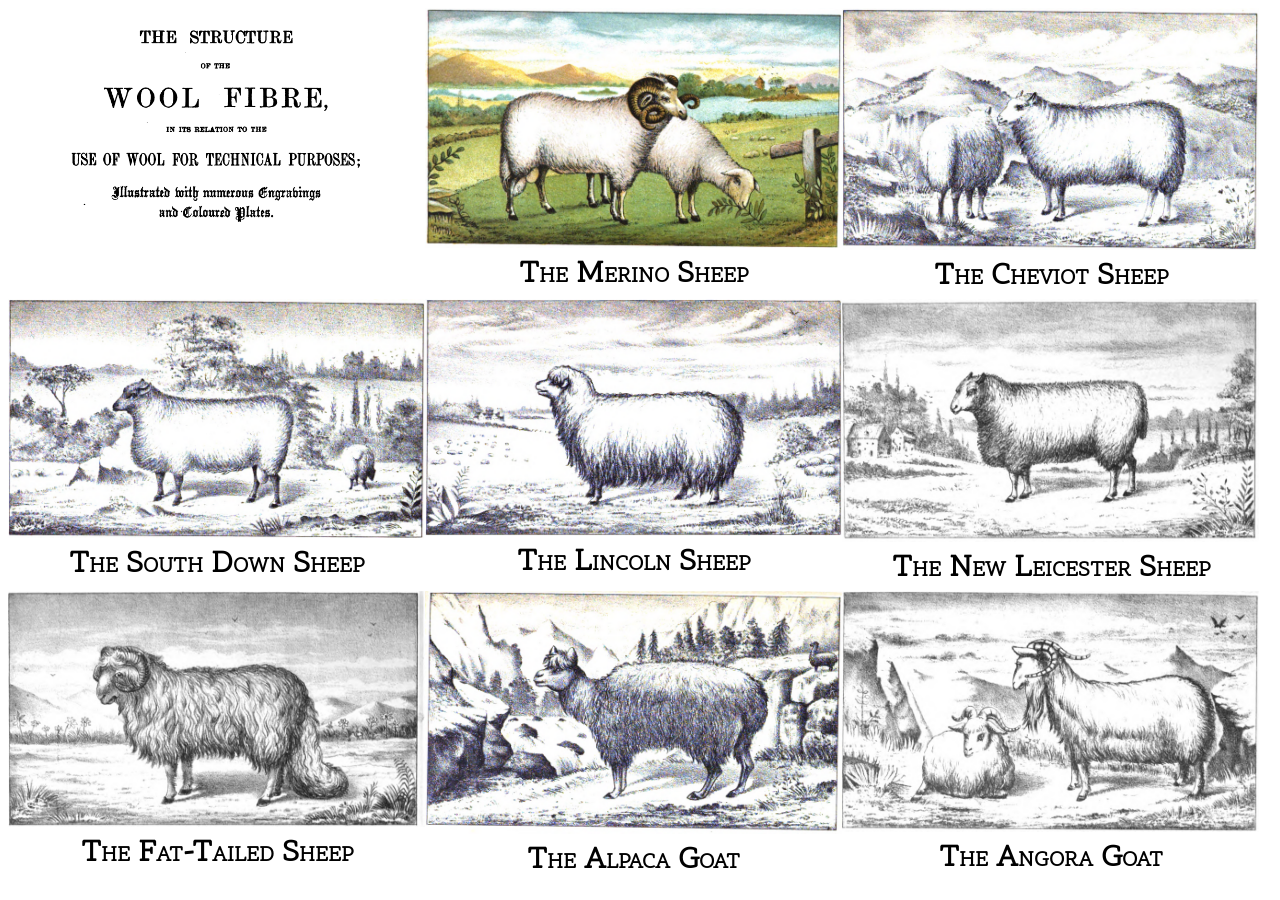
<file: the-structure-of-the-wool-fibre/animals/index.html>
<!doctype html>

<link rel="preconnect" href="https://fonts.gstatic.com">
<link href="https://fonts.googleapis.com/css2?family=Scope+One&display=swap" rel="stylesheet">

<style>
    main {
        display: flex;
        flex-direction: row;
        flex-wrap: wrap;
    }

    img {width: 100%;}

    div {width: 33%;}

    div:after {
        content: attr(title);
        display: block;
        font-family: 'Scope One', serif;
        font-size: 2em;
        font-variant: small-caps;
        font-weight: bold;
        text-align: center;
        text-transform: capitalize;
    }
</style>

<main>
    <div><img src="index.png"></div>
    <div title="the Merino sheep"><img src="The_Structure_of_the_Wool_Fibre-030.png"></div>
    <div title="the Cheviot sheep"><img src="The_Structure_of_the_Wool_Fibre-485.png"></div>
    <div title="the South Down sheep"><img src="The_Structure_of_the_Wool_Fibre-522.png"></div>
    <div title="the Lincoln sheep"><img src="The_Structure_of_the_Wool_Fibre-541.png"></div>
    <div title="the New Leicester sheep"><img src="The_Structure_of_the_Wool_Fibre-579.png"></div>
    <div title="the Fat-Tailed sheep"><img src="The_Structure_of_the_Wool_Fibre-654.png"></div>
    <div title="the Alpaca goat"><img src="The_Structure_of_the_Wool_Fibre-703.png"></div>
    <div title="the Angora goat"><img src="The_Structure_of_the_Wool_Fibre-729.png"></div>
</main>
</file>
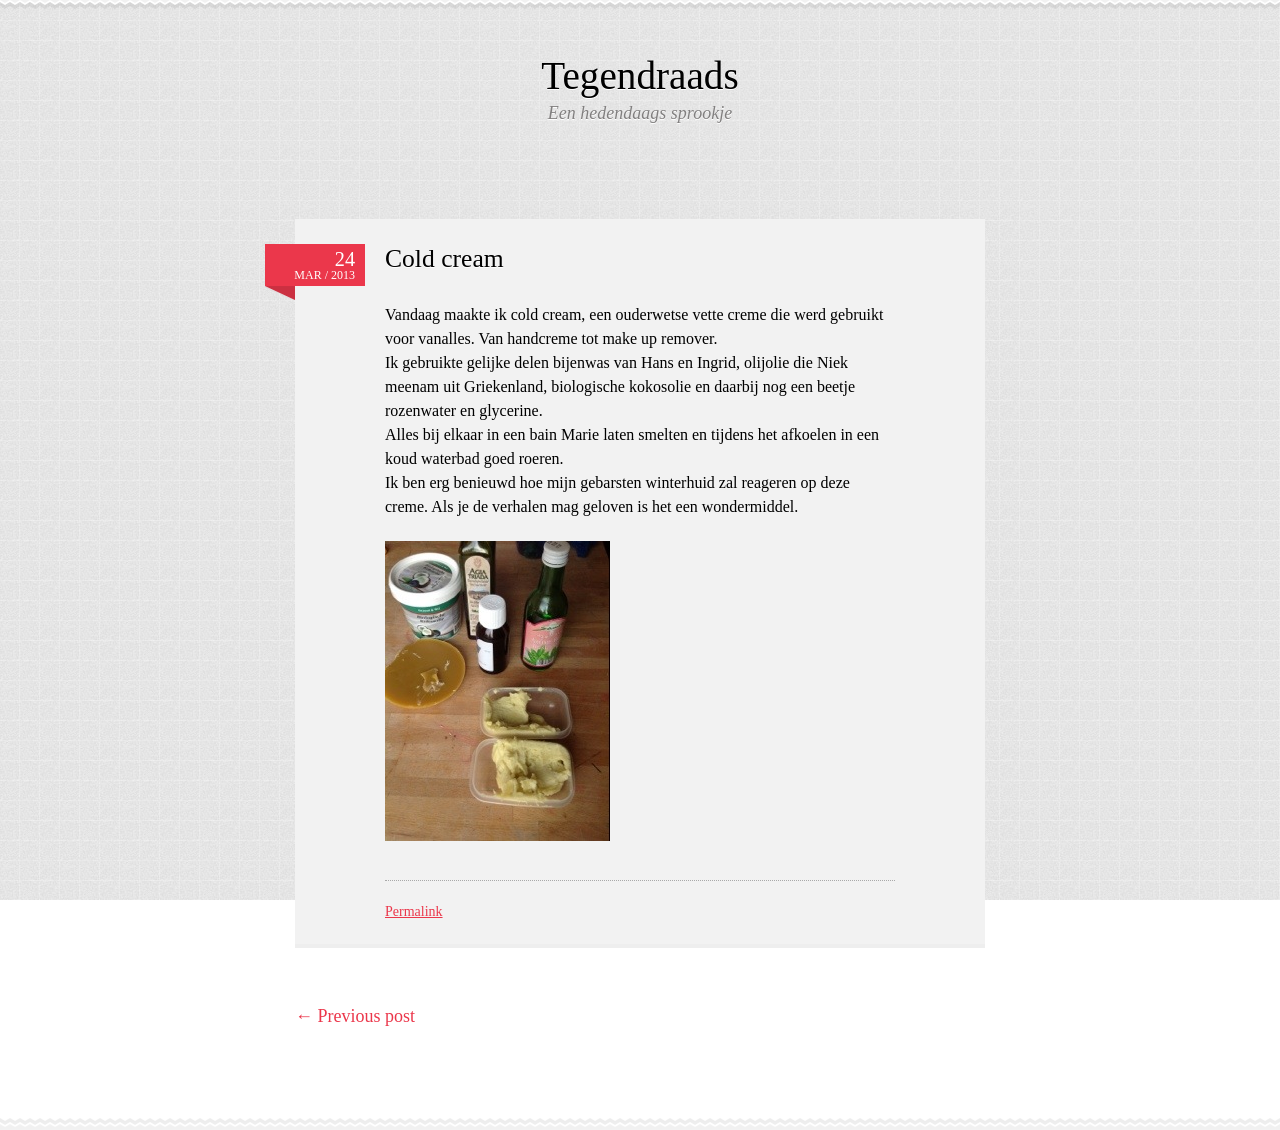
<file: 2008/03/cold-cream/index.html>
<!DOCTYPE html>

<html lang="nl-NL">
<head>
    <meta http-equiv="Content-Type" content="text/html; charset=UTF-8">
    <meta charset="UTF-8">
    <title>Cold cream » Tegendraads</title>
    <link rel="stylesheet" href="/_/style.css" type="text/css" media="screen">
    <link rel="stylesheet" href="/_/arvo.css"  type="text/css" media="all">
</head>

<body class="single single-post postid-31 single-format-standard custom-background" screen_capture_injected="true" cz-shortcut-listen="true">
	<div id="wrapper">
		<!-- /#navigation -->
		<div id="navigation-frill"></div>

		<div id="header">
			<h1><a href="/" title="Tegendraads" rel="home">Tegendraads</a></h1>

			<div id="description">
				<p>Een hedendaags sprookje</p>
			</div>
		</div><!-- /#header -->

		<div id="content">

	
<div id="post-31" class="post-31 post type-post status-publish format-standard hentry category-uncategorized">
		<div class="date">
		<a href="/2008/03/cold-cream/" title="Permalink to Cold cream" rel="bookmark">
							<p><span class="day">24</span>Mar / 2013</p>
					</a>
	</div>
	
	<div class="content">
		<h1 class="entry-title">
							Cold cream					</h1>

		<div class="entry-content">
			<p>Vandaag maakte ik cold cream, een ouderwetse vette creme die werd gebruikt voor vanalles. Van handcreme tot make up remover.<br>
Ik gebruikte gelijke delen bijenwas van Hans en Ingrid, olijolie die Niek meenam uit Griekenland, biologische kokosolie en daarbij nog een beetje rozenwater en glycerine.<br>
Alles bij elkaar in een bain Marie laten smelten en tijdens het afkoelen in een koud waterbad goed roeren.<br>
Ik ben erg benieuwd hoe mijn gebarsten winterhuid zal reageren op deze creme. Als je de verhalen mag geloven is het een wondermiddel.</p>
<p><a href="/_/20130324-161841.jpg"><img src="/_/20130324-161841.jpg" alt="20130324-161841.jpg" class="alignnone size-full"></a></p>
								</div><!-- .entry-content -->
	</div><!-- .content -->

		<div class="info">
		
		
		<p>
			<span class="permalink"><a href="/2008/03/cold-cream/" title="Permalink to Cold cream" rel="bookmark">Permalink</a></span>
		</p>

			</div>
</div><!-- /.post -->
	<div class="pagination">
		<p class="clearfix">
			<a href="/2013/03/op-klompen/" rel="prev"><span class="older"><span class="meta-nav">←</span> Previous post</span></a>					</p>
	</div>
		</div><!-- /#content -->
	</div><!-- /#wrapper -->

	<div id="footer-frill"></div>
	
</body>
</html>
</file>
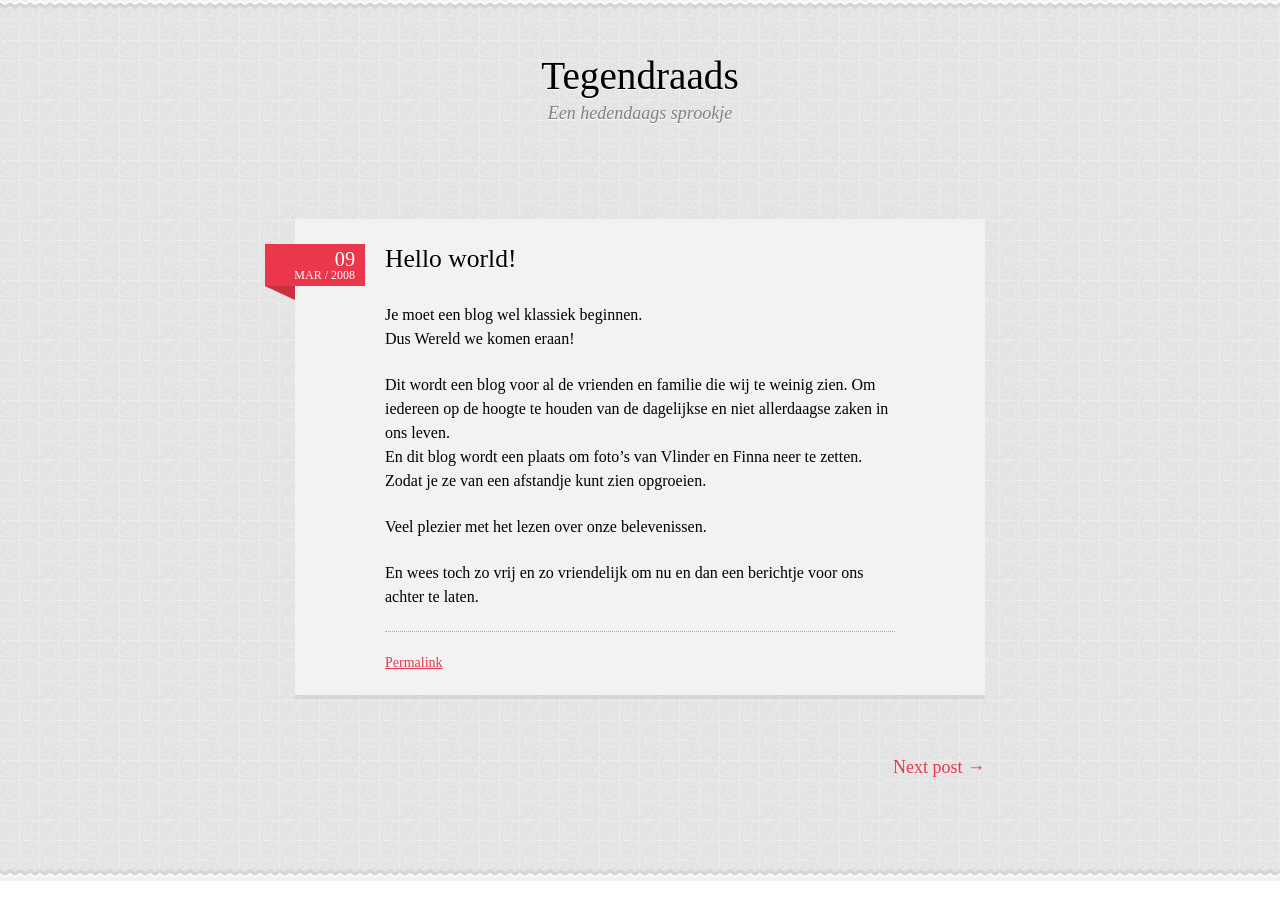
<file: 2008/03/hello-world/index.html>
<!DOCTYPE html>

<html lang="nl-NL">
<head>
    <meta http-equiv="Content-Type" content="text/html; charset=UTF-8">
    <meta charset="UTF-8">
    <title>Hello world! » Tegendraads</title>
    <link rel="stylesheet" href="/_/style.css" type="text/css" media="screen">
    <link rel="stylesheet" href="/_/arvo.css"  type="text/css" media="all">
</head>

<body class="single single-post postid-1 single-format-standard custom-background" screen_capture_injected="true" cz-shortcut-listen="true">
	<div id="wrapper">
		<!-- /#navigation -->
		<div id="navigation-frill"></div>

		<div id="header">
			<h1><a href="/" title="Tegendraads" rel="home">Tegendraads</a></h1>

			<div id="description">
				<p>Een hedendaags sprookje</p>
			</div>
		</div><!-- /#header -->

		<div id="content">

	
<div id="post-1" class="post-1 post type-post status-publish format-standard hentry category-uncategorized">
		<div class="date">
		<a href="/_/index.html" title="Permalink to Hello world!" rel="bookmark">
							<p><span class="day">09</span>Mar / 2008</p>
					</a>
	</div>
	
	<div class="content">
		<h1 class="entry-title">
							Hello world!					</h1>

		<div class="entry-content">
			<p>Je moet een blog wel klassiek beginnen.<br>
Dus Wereld we komen eraan!</p>
<p>Dit wordt een blog voor al de vrienden en familie die wij te weinig zien. Om iedereen op de hoogte te houden van de dagelijkse en niet allerdaagse zaken in ons leven.<br>
En dit blog wordt een plaats om foto’s van Vlinder en Finna neer te zetten. Zodat je ze van een afstandje kunt zien opgroeien.</p>
<p>Veel plezier met het lezen over onze belevenissen.</p>
<p>En wees toch zo vrij en zo vriendelijk om nu en dan een berichtje voor ons achter te laten.</p>
								</div><!-- .entry-content -->
	</div><!-- .content -->

		<div class="info">
		
		
		<p>
			<span class="permalink"><a href="/_/index.html" title="Permalink to Hello world!" rel="bookmark">Permalink</a></span>

							
					</p>

			</div>
</div><!-- /.post -->
	<div class="pagination">
		<p class="clearfix">
						<a href="/2013/03/op-klompen/" rel="next"><span class="newer">Next post <span class="meta-nav">→</span></span></a>		</p>
	</div>

	<!-- #comments -->

		
<!-- #widgets -->
		</div><!-- /#content -->
	</div><!-- /#wrapper -->

	<div id="footer-frill"></div>
	
</body>
</html>
</file>
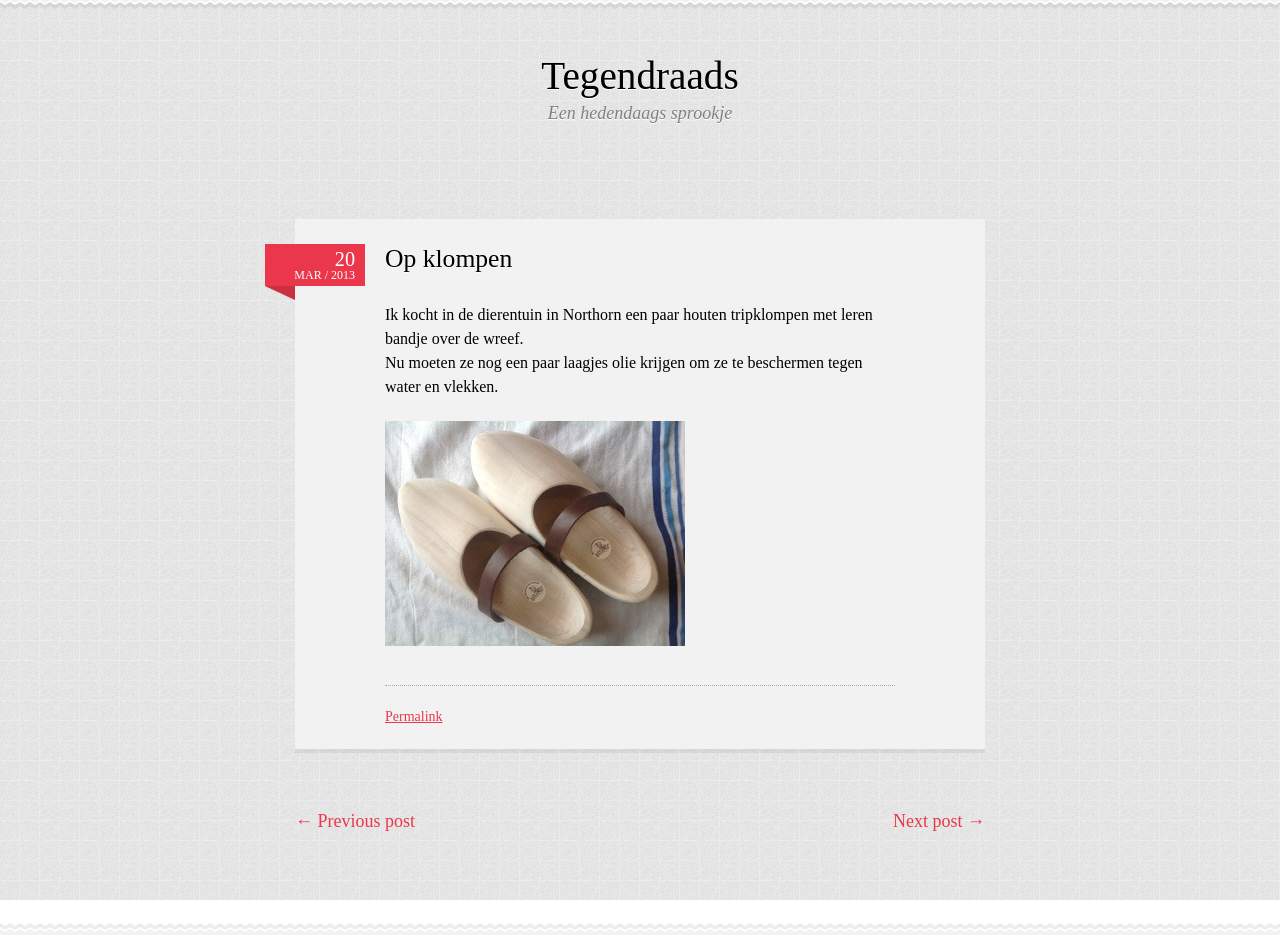
<file: 2008/03/op-klompen/index.html>
<!DOCTYPE html>

<html lang="nl-NL">
<head>
    <meta http-equiv="Content-Type" content="text/html; charset=UTF-8">
    <meta charset="UTF-8">
    <title>Op klompen » Tegendraads</title>
    <link rel="stylesheet" href="/_/style.css" type="text/css" media="screen">
    <link rel="stylesheet" href="/_/arvo.css"  type="text/css" media="all">
</head>

<body class="single single-post postid-7 single-format-standard custom-background" screen_capture_injected="true" cz-shortcut-listen="true">
	<div id="wrapper">
		<!-- /#navigation -->
		<div id="navigation-frill"></div>

		<div id="header">
			<h1><a href="/" title="Tegendraads" rel="home">Tegendraads</a></h1>

			<div id="description">
				<p>Een hedendaags sprookje</p>
			</div>
		</div><!-- /#header -->

		<div id="content">

	
<div id="post-7" class="post-7 post type-post status-publish format-standard hentry category-uncategorized">
		<div class="date">
		<a href="/_/index.html" title="Permalink to Op klompen" rel="bookmark">
							<p><span class="day">20</span>Mar / 2013</p>
					</a>
	</div>
	
	<div class="content">
		<h1 class="entry-title">
							Op klompen					</h1>

		<div class="entry-content">
			<p>Ik kocht in de dierentuin in Northorn een paar houten tripklompen met leren bandje over de wreef.<br>
Nu moeten ze nog een paar laagjes olie krijgen om ze te beschermen tegen water en vlekken.</p>
<p><a href="/_/20130320-114549.jpg"><img src="/_/20130320-114549.jpg" alt="20130320-114549.jpg" class="alignnone size-full"></a></p>
								</div><!-- .entry-content -->
	</div><!-- .content -->

		<div class="info">
		
		
		<p>
			<span class="permalink"><a href="/_/index.html" title="Permalink to Op klompen" rel="bookmark">Permalink</a></span>

							
					</p>

			</div>
</div><!-- /.post -->
	<div class="pagination">
		<p class="clearfix">
			<a href="/2008/03/hello-world/" rel="prev"><span class="older"><span class="meta-nav">←</span> Previous post</span></a>			<a href="/2013/03/cold-cream/" rel="next"><span class="newer">Next post <span class="meta-nav">→</span></span></a>		</p>
	</div>

	<!-- #comments -->

		
<!-- #widgets -->
		</div><!-- /#content -->
	</div><!-- /#wrapper -->

	<div id="footer-frill"></div>
</body>
</html>
</file>
<file: _/style.css>
/*
Theme Name: Pink Touch 2
Theme URI: http://theme.wordpress.com/themes/pink-touch-2/
Author: Automattic
Author URI: http://automattic.com/
Version: 1.1
Description: A theme that has a stellar mix of color, texture and typography. Designed by <a href="http://versiontexto.com/">Kcmr</a>. It features a custom header, custom background, and maximum three widget areas in the footer. It comes with supports for several post formats including aside, gallery, image, quote, link, chat, and audio.
Tags: gray, pink, red, silver, light, one-column, fixed-width, custom-background, custom-header, custom-menu, post-formats, rtl-language-support, sticky-post, translation-ready
License: GNU General Public License
License URI: license.txt
*/


/* =Reset
----------------------------------------------- */

html {
	background: #fff;
	color: #000;
}
body,
div,
dl,
dt,
dd,
ul,
ol,
li,
h1,
h2,
h3,
h4,
h5,
h6,
pre,
code,
form,
fieldset,
legend,
input,
textarea,
p,
blockquote,
th,
td {
	margin: 0;
	padding: 0;
}
table {
	border-collapse: collapse;
	border-spacing: 0;
}
fieldset,
img {
	border: 0;
}
address,
caption,
cite,
code,
dfn,
em,
strong,
th,
var {
	font-style: normal;
	font-weight: normal;
}
caption,
th {
	text-align: left;
}
h1,
h2,
h3,
h4,
h5,
h6 {
	font-size: 100%;
	font-weight: normal;
}
blockquote,
q {
	quotes: none;
}
blockquote:before,
blockquote:after,
q:before,
q:after {
	content: '';
	content: none;
}
abbr,
acronym {
	border: 0;
	font-variant: normal;
}
sup {
	vertical-align: text-top;
}
sub {
	vertical-align: text-bottom;
}
input,
textarea,
select {
	font-family: inherit;
	font-size: inherit;
	font-weight: inherit;
	outline: 0;
}
legend {
	color: #000;
}


/* =Global Setting
-------------------------------------------------------------- */

body {
	background-color: #e3e3e3;
	background-attachment: fixed;
	font-family: Cambria, Georgia, Times, serif;
	font-size: 1em;
	line-height: 1.5em;
	text-align: center;
	background-image: url("images/bg.jpg");
}
h1,
h2,
h3,
h4,
h5,
h6 {
	clear: both;
	color: #000;
	font-family: Arvo, Cambria, Georgia, Times, serif;
	font-weight: normal;
	line-height: 1.3em;
	text-shadow: 0 1px 0 #fff;
}
hr {
	background-color: #ccc;
	border: 0;
	height: 1px;
	margin-bottom: 1.375em;
}
p,
dd,
table {
	margin-bottom: 1.375em;
}
ul,
ol,
pre,
blockquote {
	margin-bottom: 0.9375em;
}
ul, ol {
	margin: 0 0 1.375em 2em;
}
ul {
	list-style: square;
}
ol {
	list-style-type: decimal;
}
ol ol {
	list-style: upper-alpha;
}
ol ol ol {
	list-style: lower-roman;
}
ol ol ol ol {
	list-style: lower-alpha;
}
ul ul,
ol ol,
ul ol,
ol ul {
	margin-bottom: 0;
}
dt {
	font-weight: bold;
}
dd {
	margin-bottom: 1.375em;
}
strong {
	font-weight: bold;
}
cite,
em,
i {
	font-style: italic;
}
blockquote em,
blockquote i,
blockquote cite {
	font-style: normal;
}
pre {
	background: #ddd;
	font: 1em monospace;
	line-height: 1.5;
	margin-bottom: 1.625em;
	overflow: auto;
	padding: 0.75em 1.625em;
}
code,
kbd {
	font: 1em monospace;
}
abbr,
acronym,
dfn {
	border-bottom: 1px dotted #a9a9a9;
	cursor: help;
}
input,
select,
textarea,
button {
	font-family: Cambria, Georgia, Times, serif;
	color: #000;
}
button,
label,
a {
	cursor: pointer;
}
address {
	font-style: normal;
	display: block;
	margin: 0 0 1.375em;
}
ins {
	background: #fff9c0;
	text-decoration: none;
}
sup,
sub {
	font-size: 10px;
	height: 0;
	line-height: 1;
	position: relative;
	vertical-align: baseline;
}
sup {
	bottom: 1ex;
}
sub {
	top: .5ex;
}
/* Links */
a {
	color: #eb374b;
}
a:hover {
	color: #05b2c2;
}
h1 a,
h2 a,
h3 a,
h4 a,
h5 a,
h6 a {
	text-decoration: none;
}
/* Clear setting */
.clear {
	clear: both;
	display: block;
}
.clearfix:after {
	clear: both;
	content: ".";
	display: block;
	height: 0;
	visibility: hidden;
}
div:after,
form li:after,
ul:after {
	clear: both;
}
/* Alignment */
.alignleft {
	display: inline;
	float: left;
}
.alignright {
	display: inline;
	float: right;
}
.aligncenter {
	clear: both;
	display: block;
	margin-left: auto;
	margin-right: auto;
}

/* =Structure
-------------------------------------------------------------- */

#wrapper {
	margin: 0 auto;
	padding-bottom: 60px;
	position: relative;
	text-align: left;
}
#header {
	margin: 10px auto 15px;
	min-height: 73px;
	padding: 35px 0 77px;
	position: relative;
	text-align: center;
	width: 690px;
}
#navigation {
	background: #f1f1f1; /* Show a solid color for older browsers */
	background: -moz-linear-gradient(#fafafa, #f1f1f1);
	background: -o-linear-gradient(#fafafa, #f1f1f1);
	background: -webkit-gradient(linear, 0% 0%, 0% 100%, from(#fafafa), to(#f1f1f1)); /* older webkit syntax */
	background: -webkit-linear-gradient(#fafafa, #f1f1f1);
	border-top: 1px solid #fff;
	left: 0;
	min-height: 29px;
	padding-top: 7px;
	top: 0;
	width: 100%;
	z-index: 999;
}
#navigation-frill {
	background: url(images/nav.png) 0 0 repeat-x;
	height: 9px;
	width: 100%;
}
#content {
	margin: 0 auto;
	max-width: 100%;
	width: 690px;
}
.wrapper {
	margin: 0 auto;
	max-width: 100%;
	width: 690px;
}


/* =Header
-------------------------------------------------------------- */

#header h1 {
	font-size: 2.45em;
	line-height: 1.1em;
}
#header h1 a {
	color: #000;
}
#header h1 a:hover {
	color: #05b2c2;
}
#description {
	margin: 4px 0 0 0;
}
#description p {
	color: #817f7f;
	font-size: 1.125em;
	font-style: italic;
	margin: 0 auto;
	max-width: 100%;
	text-shadow: 0 1px 0 #fff;
	width: 690px;
}
#header-image {
	height: 230px;
	margin: -40px auto 60px;
	width: 690px;
}
#searchfield {
	background: url(images/sprite.png) 0 -600px no-repeat;
	float: right;
	height: 1.375em;
	padding-left: 0.9375em;
	padding-top: 1px;
	width: 11.4375em;
}
#searchfield input {
	background: transparent;
	border: none;
	color: #a5a5a5;
	font-size: 1em;
	width: 9.75em;
}


/* =Menu
-------------------------------------------------------------- */

#nav-menu {
	display: block;
	float: left;
	font-family: Arvo, Cambria, Georgia, Times, serif;
	font-size: 17px;
	margin: -4px 0 4px -16px;
	width: 490px;
}
#nav-menu > ul {
	margin: 0 0 0 -1em;
}
#nav-menu ul {
	list-style: none;
	margin: 0;
	padding-left: 0;
}
#nav-menu li {
	float: left;
	position: relative;
}
#nav-menu a {
	color: #000;
	display: block;
	line-height: 2em;
	padding: 0 0.85em;
	text-decoration: none;
	text-shadow: 0 1px 0 #fff;
}
#nav-menu ul ul {
	-moz-box-shadow: 1px 2px 2px rgba(0,0,0,0.1);
	-webkit-box-shadow: 1px 2px 2px rgba(0,0,0,0.1);
	box-shadow: 1px 2px 2px rgba(0,0,0,0.1);
	display: none;
	float: left;
	left: 0;
	position: absolute;
	top: 2em;
	z-index: 99999;
}
#nav-menu ul ul ul {
	left: 100%;
	top: 0;
}
#nav-menu ul ul a {
	background: #eee;
	height: auto;
	line-height: 1em;
	padding: .5em .85em;
	width: 10em;
}
#nav-menu li:hover > a,
#nav-menu ul ul :hover > a {
	background: #eee;
	color: #05b2c2;
}
#nav-menu ul ul a:hover {
	background: #e5e5e5;
}
#nav-menu ul li:hover > ul {
	display: block;
}
#nav-menu .current_page_item > a,
#nav-menu .current_page_ancestor > a,
#nav-menu .current-menu-item > a,
#nav-menu .current-menu-ancestor > a {
	color: #05b2c2;
}


/* =Content
-------------------------------------------------------------- */

.page-title {
	font-family: Cambria, Georgia, Times, serif;
	font-size: 1.125em;
	line-height: 150%;
	margin-bottom: 1.375em;
	text-align: center;
}
.hentry {
	-moz-box-shadow: 0 4px 0 rgba(94, 94, 94, 0.1);
	-webkit-box-shadow: 0 4px 0 rgba(94, 94, 94, 0.1);
	box-shadow: 0 4px 0 rgba(94, 94, 94, 0.1);
	background: #f2f2f2;
	margin-bottom: 90px;
	padding: 25px 90px 22px;
}
.hentry .date {
	background: url(images/sprite.png) bottom left no-repeat;
	float: left;
	margin-left: -120px;
	padding-bottom: 14px;
	width: 100px;
}
.page .hentry .date {
	display: none;
}
.hentry .date p {
	background: #eb374b;
	color: #fff;
	font-family: Arvo, Cambria, Georgia, Times, serif;
	font-size: 0.75em;
	line-height: 1;
	margin-bottom: 0;
	padding: 5px 10px;
	text-align: right;
	text-transform: uppercase;
}
.hentry .date .day {
	clear: both;
	display: block;
	font-size: 1.6875em;
}
.entry-title {
	font-size: 1.6em;
	line-height:1.2em;
	margin: 0 0 1.1em;
}
.entry-title a {
	color: #000;
}
.entry-title a:hover {
	color: #05b2c2;
}
.content {
	border-bottom: 1px dotted #a9a9a9;
	float: left;
	margin-bottom: 20px;
	width: 100%;
}
.info {
	clear: both;
	line-height: 21px;
}
.info p{
	color: #474646;
	font-size: 0.875em;
	margin-bottom: 0;
}
.info .notes {
	padding-left: 10px;
}
.page .info p:first-child {
	display: none;
}
.page-link {
	clear: both;
	margin: 0 0 1.375em;
}
/* entry-content */
.entry-content h1,
.comment-body h1 {
	font-size: 2.5em;
	margin-bottom: 12px;
}
.entry-content h2,
.comment-body h2 {
	font-size: 1.6875em;
	margin-bottom: 12px;
}
.entry-content h3,
.comment-body h3 {
	font-size: 1.125em;
	margin-bottom: 12px;
}
.entry-content h4,
.comment-body h4 {
 	font-size: 0.8125em;
 	margin-bottom: 12px;
}
.entry-content h5,
.comment-body h5 {
	font-size: 0.6875em;
	margin-bottom: 12px;
}
.entry-content h6,
.comment-body h6 {
	font-size: 0.5em;
	margin-bottom: 12px;
}
.entry-content table,
.comment-body table {
	border-bottom: 1px solid #ddd;
	margin: 0 0 1.625em;
	width: 100%;
}
.entry-content th,
.comment-body th {
	color: #666;
	font-size: 10px;
	font-weight: 500;
	letter-spacing: 0.1em;
	line-height: 2.6em;
	text-transform: uppercase;
}
.entry-content td,
.comment-body td {
	border-top: 1px solid #ddd;
	padding: 6px 10px 6px 0;
}
.entry-content blockquote,
.entry-content blockquote[class*="align"] {
	font-size: 1.5em;
	line-height: 1.166666em;
	margin: 0;
	padding: 0 0 0 20px;
}
.entry-content blockquote * {
	font-size: 1em;
	margin-bottom: 0.9166666666666666em;
}
div.gallery {
	margin-bottom: 1.375em !important;
}
dd.gallery-caption {
	color: #6a6a6a;
	font-size: 0.8em;
	font-style: italic;
	margin: 0;
}
/* Author Info */
#author-info {
	border-top: 1px dotted #a9a9a9;
	padding: 15px 0;
}
#author-avatar {
	float: left;
	margin-right: -80px;
}
#author-avatar img {
	border: 1px solid #fff;
}
#author-description {
	float: left;
	margin-left: 95px;
}
.entry-content #author-description h3 {
	color: #000;
	margin-bottom: 2px;
}
.entry-content #author-description {
	color: #474646;
	font-size: 0.875em;
	line-height: 21px;
}
/* Sticky */
.sticky .date p {
	text-transform: uppercase;
	padding: 5px 10px;
}
/* 404 page */
.hentry.error404 #searchfield {
	float: none;
	margin: 30px auto;
}
/* Attachment page */
body.attachment .entry-content {
	clear: both;
}
body.attachment .entry-content .entry-attachment {
	margin: 0 0 5px;
	text-align: center;
}
body.attachment .entry-content .attachment {
	display: block;
	margin: 0 auto;
	text-align: center;
}
body.attachment .pagination {
	margin: 0 0 10px 0;
}
body.attachment .pagination p {
	font-size: 1.0em;
}
body.attachment .entry-caption {
	color: #6a6a6a;
	font-style: italic;
}


/* =Pagination
-------------------------------------------------------------- */

.pagination {
	margin: -30px 0 30px;
}
.pagination a {
	text-decoration: underline;
}
.pagination p {
	font-size: 1.125em;
	margin-bottom: 0;
}
.pagination .older {
	float: left;
}
.pagination .newer {
	float: right;
}


/* =Post Formats
-------------------------------------------------------------- */

.format-aside .entry-title,
.format-image .entry-title,
.format-quote .entry-title,
.format-video .entry-title,
.format-audio .entry-title {
	display: none;
}
/* Gallery Posts */
.gallery-info {
	color: #6a6a6a;
	font-style: italic;
}
/* Link Posts */
.format-link .link a {
	color: #000;
}
.format-link .link a:after{
	content: "\2192";
	padding-left: 6px;
}
.format-link .link a:hover {
	color: #05b2c2;
}
/* Chat Posts */
.format-chat .entry-content p{
	background: #e0f1f3;
	border-left: 7px solid #cef0f3;
	margin-bottom: 2px;
	padding-left: 13px;
}
.format-chat .entry-content p:nth-child(odd) {
	background: none;
	border-left-color: #eb374b;
}
/* Quote Posts */
.hentry.format-quote {
	background: #feffe0;
}
.format-quote blockquote {
	border-left: none;
	font-size: 1.5em;
	line-height: 1.5em;
	padding-left: 0;
}
/* Audio Posts */
.format-audio .player {
	direction: ltr;
	margin: 0 0 10px 0;
	text-align: center;
}


/* =Images
-------------------------------------------------------------- */

a img {
	border: none;
}
p img {
	margin-bottom: 10px; /* a small bottom margin prevents content floating under images */
}
img[class*="align"],
img[class*="wp-image-"] {
	height: auto; /* Make sure images with WordPress-added height and width attributes are scaled correctly */
}
img.size-auto,
img.size-full,
img.size-large,
img.size-medium,
.entry-attachment img,
.comment-content img,
.entry-content img,
.widget img {
	height: auto; /* Override height to match resized width for correct aspect ratio. */
	max-width: 100%; /* When images are too wide for containing element, force them to fit. */
}
img.alignleft,
.entry-content .alignleft {
	margin: 4px 15px 0 0;
}
img.alignright,
.entry-content .alignright {
	margin: 4px 0 0 15px;
}
.wp-caption {
	max-width: 100%;
}
.wp-caption .wp-caption-text {
	color: #6a6a6a;
	font-size: 0.9em;
	font-style: italic;
	margin: 0.2em 0 0.5em;
}
.wp-smiley {
	margin: 0;
}


/* Comments
-------------------------------------------------------------------*/

#comments #respond {
	padding-top: 0;
}
#comments #respond h3 {
	padding: 0 0 0.7em;
}
#comments .pagination {
	margin: 20px 0 0 0;
}
#comments .pagination.below {
	margin: 20px 0 30px;
}
.commentlist,
.commentlist ul {
	margin: 0;
}
.comment, .trackback,
.pingback {
	border-bottom: 1px dotted #a9a9a9;
	margin-top: 25px;
	padding: 0 0 25px 0;
}
.children .comment {
	border-bottom: none;
	margin-top: 0;
	padding-bottom: 0;
}
#comments li {
	font-size: inherit;
	list-style: none;
	margin-left: 0;
	padding-left: 58px;
	position: relative;
}
.commentlist .comment-body ul,
.commentlist .comment-body ol {
	margin: 0 0 1.375em 2em;
}
#comments .commentlist .comment-body ul li {
	list-style: square;
}
#comments .commentlist .comment-body ol li {
	list-style: decimal;
}
#comments .commentlist .comment-body ol li ol li{
	list-style: upper-alpha;
}
#comments .commentlist .comment-body ol li ol li ol li{
	list-style: lower-roman;
}
.commentlist .comment-body ul ul,
.commentlist .comment-body ol ol,
.commentlist .comment-body ul ol,
.commentlist .comment-body ol ul {
	margin-bottom: 0;
}
#comments .comment-body li {
	padding-left: 0;
}
#comments .comment-body h3 {
	border-bottom: 0;
	font-size: 1.125em;
	padding: 0;
}
.comment p{
	color: #666;
}
.comment .says {
	display: none;
}
.comment .avatar {
	left: 0;
	position: absolute;
}
.comment-body {
	margin: -3px 0 0 0;
}
.comment-body h3 {
	border: none;
}
#comments .comment .children li {
	margin: 5px 0 0;
	padding: 10px 0 0 52px;
}
#comments .comment .children li .comment-body {
	background: #ebebeb;
	border-left: 2px solid #ebebeb;
	margin-left: -52px;
	padding: 10px 10px 10px 52px;
}
#comments .bypostauthor .comment-body {
	border-left: 2px solid #ccc !important;
	font-style: italic;
}
#comments .commentlist .bypostauthor .comment-author {
	font-size: 19px;
}
#comments .commentlist .bypostauthor .comment-meta {
	font-size: 16px;
}
#comments .commentlist .bypostauthor .reply {
	font-size: 13px;
	font-style: normal;
}
#comments .commentlist >.bypostauthor .comment-body {
	border-left: none !important;
}
#comments .comment .children li.depth-3 .comment-body {
	background-color: #efefef;
	border-left: 2px solid #efefef;
}
#comments .comment .children li.depth-4 .comment-body {
	background-color: #f1f1f1;
	border-left: 2px solid #f1f1f1;
}
#comments .comment .children li.depth-5 .comment-body {
	background-color: #f3f3f3;
}
#comments .comment .children li .avatar {
	height: 32px;
	left: 10px;
	width: 32px;
}
#cancel-comment-reply {
	float: left;
	margin-top: 15px;
	text-transform: capitalize;
}
.comment-reply-link{
	display: block;
}
.comment-author {
	font-size: 1.2em;
	margin: 0 200px 4px 0;
}
.comment-author cite {
	font-style: normal;
	font-weight: bold;
}
.comment-meta {
	font-size: 1em;
	font-style: italic;
	position: absolute;
	right: 0;
	top: 0;
}
#comments .comment .children .comment-meta {
	right: 10px;
	top: 20px;
}
a.comment-reply-link {
	background: #b9b9b9;
	border: none;
	-webkit-border-radius: 3px;
	border-radius: 3px;
	color: #fff;
	display: inline-block;
	font-size: 12px;
	font-weight: bold;
	padding: 0 8px;
	text-decoration: none;
	text-transform: uppercase;
}
a.comment-reply-link:hover {
	color: #222;
}
.nocomments {
	border-top: 1px solid #ccc;
	font-size: 1.2em;
	padding: 25px 0 0;
}
.commentlist .edit-link {
	padding: 0 0 0 10px;
}
.comment-body blockquote {
	border-left: 3px solid #eb374b;
	font-style: italic;
	padding: 0 0 0 20px;
}
/* Comment form */
#comments h3 {
	font-size: 1.4em;
}
#comments h3,
legend span {
	border-bottom: 1px solid #ccc;
	padding: 0 0 0.7em;
}


/* =Widgets
-------------------------------------------------------------- */

#widgets {
	border-top: 1px solid #ccc;
	margin: 30px 0 0 0;
	padding: 30px 0 0 0;
}
.widget-title {
	font-size: 1.3em;
	margin: 0 0 12px 0;
}
.widget-title a {
	color: #000;
	text-decoration: none;
}
#widgets.one .widget-area {
	width: 690px;
}
#widgets.two .widget-area {
	float: left;
	margin-right: 30px;
	width: 330px;
}
#widgets.three .widget-area {
	float: left;
	margin-right: 15px;
	width: 220px;
}
#widgets.two #second,
#widgets.three #third {
	margin-right: 0;
}
.widget {
	margin: 0 0 30px 0;
}
.widget ul {
	margin: 0 0 0 1.3em;
}
.widget {
	line-height: 1.375em;
}
/* Calendar Widget */
.widget_calendar #wp-calendar {
	color: #555;
	text-align: center;
	width: 100%;
}
.widget_calendar #wp-calendar caption,
.widget_calendar #wp-calendar td,
.widget_calendar #wp-calendar th {
	text-align: center;
}
.widget_calendar #wp-calendar caption {
	color: #000;
	font-size: 16px;
	font-weight: bold;
	padding: 0 0 3px 0;
	text-transform: uppercase;
}
.widget_calendar #wp-calendar th {
	border-bottom: 1px solid #ccc;
	border-top: 1px solid #ccc;
	color: #000;
	font-weight: bold;
}
.widget_calendar #wp-calendar tfoot td {
	border-bottom: 1px solid #ccc;
	border-top: 1px solid #ccc;
}
/* Recent Comments Widget */
.widget_recent_comments .avatar {
	max-width: none;
}
.widget_recent_comments td.recentcommentstexttop,
.widget_recent_comments td.recentcommentstextend {
	vertical-align: top;
}
.widget_recent_comments td.recentcommentstextend {
	line-height: 1.1em;
}
/* Authors Widget */
.widget_authors li {
	background: none !important;
	overflow: hidden;
}
.widget_authors {
	padding: 0 !important;
}
.widget_authors ul ul li {
	overflow: hidden;
}
.widget_authors img {
	float: left;
	margin-bottom: 12px !important;
	padding-right: 10px;
}
/* Flickr Widget (WP.com) */
#flickr_badge_uber_wrapper a {
	color: #eb374b !important;
	text-decoration: underline !important;
}
#flickr_badge_uber_wrapper a:hover{
	color: #05b2c2 !important;
}
.widget_flickr #flickr_badge_wrapper {
	background-color: transparent !important;
	border: none !important;
}
.widget_flickr table {
	margin: 0 !important;
}
.widget_flickr .flickr-size-thumbnail {
	margin: 0 auto;
}
.widget_flickr .flickr-size-thumbnail br,
.widget_flickr .flickr-size-small br {
	display: none;
}
.widget_flickr .flickr-size-thumbnail img {
	display: block;
	margin-bottom: 10px;
}
.widget_flickr .flickr-size-small img {
	display: block;
	margin-bottom: 10px;
	max-width: 100%;
}
/* Authors Widget */
.widget_author_grid ul,
.widget_authors ul {
	list-style: none;
	margin: 0;
}
/* Search Widget */
.widget #searchfield {
	float: left;
}
/* Twitter Widget */
.widget .tweets li {
	margin: 0 0 10px 0;
}
 /* Cloud Widgets */
.wp_widget_tag_cloud div,
.widget_tag_cloud div {
 	word-wrap: break-word;
}
 /* RSS Widgets */
.widget_rss li {
	margin: 0 0 10px 0;
}
.widget_rss_links p img {
	margin-bottom: 0;
	vertical-align: middle;
}


/* =Footer
-------------------------------------------------------------- */

#footer-frill {
	background: transparent url(images/sprite.png) 0 -300px repeat-x;
	height: 12px;
	width: 100%;
}
#footer {
	background-color: #f2f2f2;
	margin-top: -5px;
	padding: 25px 0;
	position: relative;
}
.info-theme {
	clear: both;
	color: #474646;
	font-size: 0.875em;
	text-align: left;
}


/* =WP.com
-------------------------------------------------------------- */

html {
	padding-bottom: 0 !important; /* Related Posts Ad */
}
.logged-in #navigation {
	top: 28px;
}
#wpstats {
	display: block;
	margin: -5px auto 0;
	position: relative;
	z-index: 999;
}
.wpl-likebox .wpl-avatars {
	margin-bottom: 15px;
}
.sharedaddy {
	clear: both;
}
.sharedaddy:after {
	clear: both;
	content: ".";
	display: block;
	height: 0;
	visibility: hidden;
}
.entry-content .video-plh,
.entry-content .video-player {
	margin: 0 0 22px 0;
	padding: 0;
}


/* =Jetpack: Infinite Scroll
-------------------------------------------------------------- */
.infinite-scroll .infinite-wrap {
	border-top: none;
	padding: 0;
}
/**
* Elements to hide:
* (footer widgets, post navigation, regular footer)
*/
.infinite-scroll #content .pagination,
.infinite-scroll.neverending #footer,
.infinite-scroll.neverending #footer-frill {
	display: none;
}
/* Stylistic adjustments */
#infinite-footer .container {
	background: rgba(242, 242, 242, 0.9);
	border: 1px solid #dedede;
	font-family: Arvo, Cambria, Georgia, Times, serif;
}
#infinite-footer .blog-credits a {
	color: #eb374b;
}
#infinite-footer .blog-info a:hover,
#infinite-footer .blog-info a:focus,
#infinite-footer .blog-credits a:hover,
#infinite-footer .blog-credits a:focus {
	color: #05b2c2;
}
#infinite-footer .blog-credits {
	color:  #474646;
}
#infinite-handle {
	margin-top: -55px;
}
#infinite-handle span {
	-moz-box-shadow: 0 4px 0 rgba(94, 94, 94, 0.1);
	-webkit-box-shadow: 0 4px 0 rgba(94, 94, 94, 0.1);
	box-shadow: 0 4px 0 rgba(94, 94, 94, 0.1);
	background: #f2f2f2;
	border: none;
	display: inline-block;
	font-family: Arvo, Cambria, Georgia, Times, serif;
}
#infinite-handle span,
#infinite-handle span:before {
	color: #000;
}
#infinite-handle span:hover,
#infinite-handle span:hover:before {
	color: #05b2c2;
}
/**
* Hooks to infinity-end body class to restore footer
*/
.infinity-end.neverending #footer,
.infinity-end.neverending #footer-frill {
	display: block;
}
</file>
<file: _/arvo.css>
@font-face {
  font-family: 'Arvo';
  font-style: normal;
  font-weight: 400;
  src: local('Arvo'), url(http://themes.googleusercontent.com/static/fonts/arvo/v6/WJ6D195CfbTRlIs49IbkFw.woff) format('woff');
}
@font-face {
  font-family: 'Arvo';
  font-style: normal;
  font-weight: 700;
  src: local('Arvo Bold'), local('Arvo-Bold'), url(http://themes.googleusercontent.com/static/fonts/arvo/v6/0Aa8aBJcGN1n1zDNhqNrnQ.woff) format('woff');
}
</file>
